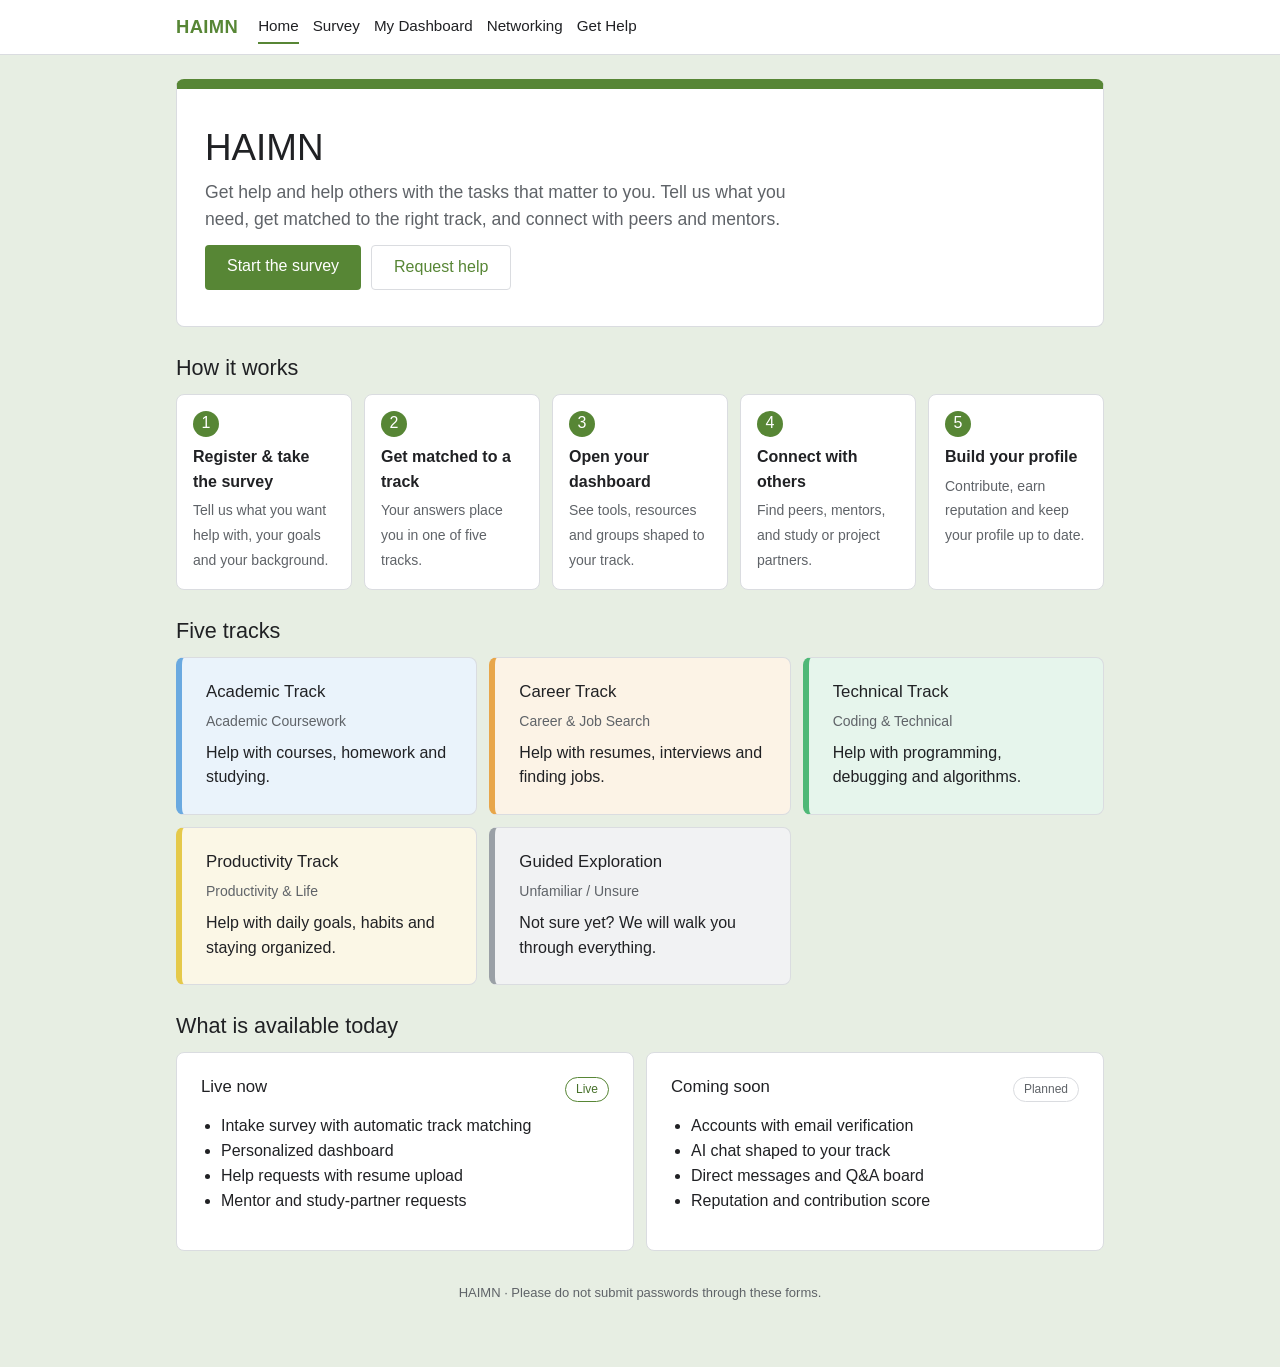
<file: index.html>
<!DOCTYPE html>
<html lang="en">
<head>
<meta charset="utf-8">
<meta name="viewport" content="width=device-width, initial-scale=1">
<title>HAIMN</title>
<link rel="stylesheet" href="style.css">
</head>
<body>
<header class="topbar"><div class="topbar-inner">
  <a class="brand" href="index.html">HAIMN</a>
  <nav aria-label="Main">
    <a href="index.html" aria-current="page">Home</a>
    <a href="survey.html">Survey</a>
    <a href="dashboard.html">My Dashboard</a>
    <a href="networking.html">Networking</a>
    <a href="request-help.html">Get Help</a>
  </nav>
</div></header>
<main>
  <section class="card hero">
    <h1>HAIMN</h1>
    <p class="lead">Get help and help others with the tasks that matter to you. Tell us what you need, get matched to the right track, and connect with peers and mentors.</p>
    <div class="btn-row">
      <a class="btn btn-primary" href="survey.html">Start the survey</a>
      <a class="btn btn-ghost" href="request-help.html">Request help</a>
    </div>
    <p id="welcomeBack" class="small muted" style="margin:16px 0 0" hidden></p>
  </section>

  <h2 class="section-title">How it works</h2>
  <ol class="steps">
    <li><strong>Register &amp; take the survey</strong><span class="small muted">Tell us what you want help with, your goals and your background.</span></li>
    <li><strong>Get matched to a track</strong><span class="small muted">Your answers place you in one of five tracks.</span></li>
    <li><strong>Open your dashboard</strong><span class="small muted">See tools, resources and groups shaped to your track.</span></li>
    <li><strong>Connect with others</strong><span class="small muted">Find peers, mentors, and study or project partners.</span></li>
    <li><strong>Build your profile</strong><span class="small muted">Contribute, earn reputation and keep your profile up to date.</span></li>
  </ol>

  <h2 class="section-title">Five tracks</h2>
  <div class="grid" id="tracks"></div>

  <h2 class="section-title">What is available today</h2>
  <div class="grid">
    <div class="card">
      <div class="card-head"><h3>Live now</h3><span class="pill live">Live</span></div>
      <ul>
        <li>Intake survey with automatic track matching</li>
        <li>Personalized dashboard</li>
        <li>Help requests with resume upload</li>
        <li>Mentor and study-partner requests</li>
      </ul>
    </div>
    <div class="card">
      <div class="card-head"><h3>Coming soon</h3><span class="pill soon">Planned</span></div>
      <ul>
        <li>Accounts with email verification</li>
        <li>AI chat shaped to your track</li>
        <li>Direct messages and Q&amp;A board</li>
        <li>Reputation and contribution score</li>
      </ul>
    </div>
  </div>
  <footer>HAIMN &middot; Please do not submit passwords through these forms.</footer>
</main>
<script src="config.js"></script>
<script src="app.js"></script>
<script>
  var B = HAIMN.BUCKETS;
  var html = "";
  HAIMN.ORDER.forEach(function (k) {
    var b = B[k];
    html += '<div class="card bcard b-' + k + '"><h3>' + HAIMN.esc(b.track) + '</h3><p class="small muted" style="margin:0 0 8px">' +
      HAIMN.esc(b.area) + '</p><p style="margin:0">' + HAIMN.esc(b.blurb) + '</p></div>';
  });
  document.getElementById("tracks").innerHTML = html;
  var p = HAIMN.getProfile();
  if (p && p.name) {
    var el = document.getElementById("welcomeBack");
    el.hidden = false;
    el.innerHTML = 'Welcome back, ' + HAIMN.esc(p.name) + '. <a href="dashboard.html">Go to your dashboard</a>';
  }
</script>
</body>
</html>
</file>
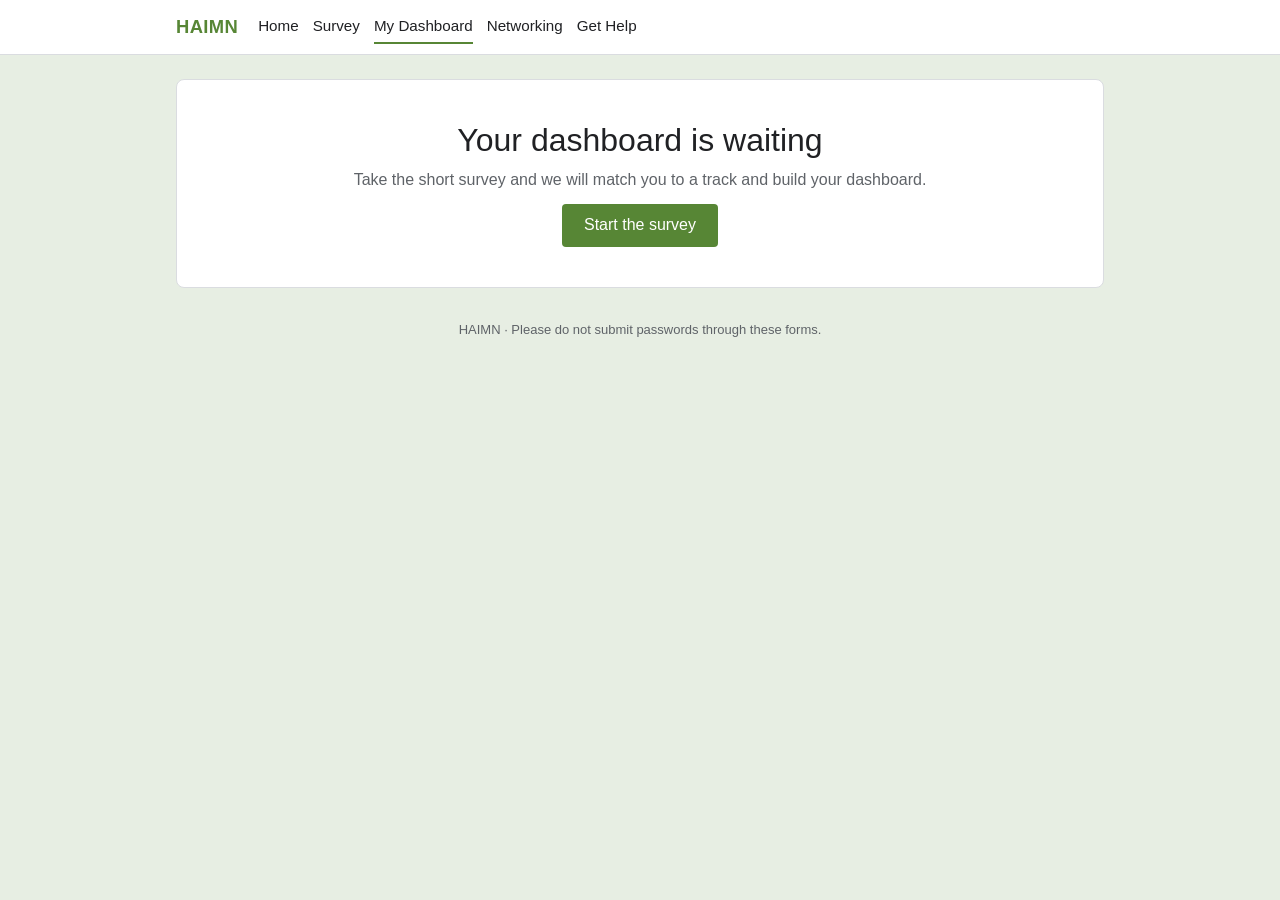
<file: dashboard.html>
<!DOCTYPE html>
<html lang="en">
<head>
<meta charset="utf-8">
<meta name="viewport" content="width=device-width, initial-scale=1">
<title>My Dashboard | HAIMN</title>
<link rel="stylesheet" href="style.css">
</head>
<body>
<header class="topbar"><div class="topbar-inner">
  <a class="brand" href="index.html">HAIMN</a>
  <nav aria-label="Main">
    <a href="index.html">Home</a>
    <a href="survey.html">Survey</a>
    <a href="dashboard.html" aria-current="page">My Dashboard</a>
    <a href="networking.html">Networking</a>
    <a href="request-help.html">Get Help</a>
  </nav>
</div></header>
<main>
  <div id="empty" class="card empty" hidden>
    <h1>Your dashboard is waiting</h1>
    <p class="muted">Take the short survey and we will match you to a track and build your dashboard.</p>
    <a class="btn btn-primary" href="survey.html">Start the survey</a>
  </div>

  <div id="dash" hidden>
    <div class="card bcard" id="hero">
      <div class="card-head">
        <div>
          <p class="small muted" style="margin:0 0 4px">Personalized Dashboard</p>
          <h1 id="welcome"></h1>
        </div>
        <span class="badge" id="badge"></span>
      </div>
      <p id="heroBlurb" style="margin:0"></p>
    </div>

    <h2 class="section-title">Your tools</h2>
    <div class="grid">
      <div class="card bcard" id="toolsCard">
        <h3>What your track unlocks</h3>
        <ul class="feature-list" id="features"></ul>
      </div>
      <div class="card">
        <div class="card-head"><h3>AI chat shaped to your track</h3><span class="pill soon">Coming soon</span></div>
        <p class="small muted">The chat is not live yet. These are the kinds of questions it will be tuned for:</p>
        <ul class="feature-list" id="starters"></ul>
      </div>
    </div>

    <h2 class="section-title">Resource shortcuts</h2>
    <div class="grid" id="shortcuts"></div>

    <h2 class="section-title">Community groups for you</h2>
    <div class="card">
      <p class="small muted">Groups are pre-filtered for your track.</p>
      <ul class="chips" id="groupChips"></ul>
      <a class="btn btn-ghost" href="networking.html#groups">Open the networking hub</a>
    </div>

    <h2 class="section-title">Your profile</h2>
    <div class="grid">
      <div class="card">
        <dl class="kv" id="profile"></dl>
      </div>
      <div class="card">
        <h3>Change my track</h3>
        <p class="small muted">You can update your track at any time. Your chat and dashboard will follow.</p>
        <label class="q" for="trackSel" style="margin-bottom:8px">Track</label>
        <select id="trackSel"></select>
        <div class="btn-row">
          <button type="button" class="btn btn-primary" id="saveTrack">Save track</button>
          <a class="btn btn-ghost" href="survey.html">Retake the survey</a>
        </div>
        <p id="trackMsg" class="small" style="margin:10px 0 0" role="status"></p>
      </div>
    </div>
    <p class="small muted">Your profile is remembered in this browser so every page can personalize itself.
      <button type="button" class="clear" id="forget" style="padding:0">Forget me on this device</button></p>
  </div>
  <footer>HAIMN &middot; Please do not submit passwords through these forms.</footer>
</main>
<script src="config.js"></script>
<script src="app.js"></script>
<script>
  var B = HAIMN.BUCKETS, esc = HAIMN.esc;
  var p = HAIMN.getProfile();
  if (!p || !B[p.bucket]) {
    document.getElementById("empty").hidden = false;
  } else {
    document.getElementById("dash").hidden = false;
    render();
  }

  function render() {
    var b = B[p.bucket];
    ["hero", "toolsCard"].forEach(function (id) {
      var el = document.getElementById(id);
      HAIMN.ORDER.forEach(function (k) { el.classList.remove("b-" + k); });
      el.classList.add("b-" + p.bucket);
    });
    document.getElementById("badge").className = "badge b-" + p.bucket;
    document.getElementById("badge").textContent = b.track;
    document.getElementById("welcome").textContent = "Welcome, " + p.name;
    document.getElementById("heroBlurb").textContent = b.blurb + " Area: " + b.area + ".";
    document.getElementById("features").innerHTML = b.features.map(function (f) { return "<li>" + esc(f) + "</li>"; }).join("");
    document.getElementById("starters").innerHTML = b.starters.map(function (f) { return "<li>" + esc(f) + "</li>"; }).join("");

    var short = [
      ["Ask for help in your area", "Send a request tuned to " + b.area + ".", "request-help.html?topic=" + p.bucket, "Request help"],
      ["Find a mentor", "Connect with seniors, alumni or professionals.", "request-help.html?need=mentor", "Request a mentor"],
      ["Find study or project partners", "Match by course or skill set.", "request-help.html?need=partner", "Find a partner"],
      ["Browse community groups", "See groups pre-filtered for your track.", "networking.html#groups", "Open groups"]
    ];
    document.getElementById("shortcuts").innerHTML = short.map(function (s) {
      return '<div class="card"><h3>' + esc(s[0]) + '</h3><p class="small muted">' + esc(s[1]) +
        '</p><a class="btn btn-ghost" href="' + s[2] + '">' + esc(s[3]) + '</a></div>';
    }).join("");

    var gKeys = b.group === "all" ? Object.keys(HAIMN.GROUPS) : [b.group];
    var chips = [];
    gKeys.forEach(function (g) { HAIMN.GROUPS[g].examples.forEach(function (x) { chips.push(x); }); });
    document.getElementById("groupChips").innerHTML = chips.map(function (c) { return "<li>" + esc(c) + "</li>"; }).join("");

    var rows = [
      ["Name", p.name], ["Email", p.email], ["Role", p.role], ["Goal", p.goal],
      ["Subjects / industries", p.subjects || "Not provided"],
      ["Top tasks", (p.tasks || []).join("; ")],
      ["Open to", (p.openTo && p.openTo.length) ? p.openTo.join(", ") : "Set this in the networking hub"],
      ["Reputation", "0 (earned by helping others \u2013 coming soon)"]
    ];
    document.getElementById("profile").innerHTML = rows.map(function (r) {
      return "<dt>" + esc(r[0]) + "</dt><dd>" + esc(r[1]) + "</dd>";
    }).join("");

    var sel = document.getElementById("trackSel");
    sel.innerHTML = HAIMN.ORDER.map(function (k) {
      return '<option value="' + k + '"' + (k === p.bucket ? " selected" : "") + ">" + esc(B[k].track + " \u2013 " + B[k].area) + "</option>";
    }).join("");
  }

  document.getElementById("saveTrack").addEventListener("click", function () {
    var key = document.getElementById("trackSel").value;
    var msg = document.getElementById("trackMsg");
    if (key === p.bucket) { msg.textContent = "That is already your track."; return; }
    p.bucket = key;
    HAIMN.saveProfile(p);
    render();
    msg.textContent = "Saved. Your dashboard now follows the " + B[key].track + ".";
    HAIMN.send({ type: "update", email: p.email, bucket_assigned: B[key].track, open_to: (p.openTo || []).join(", ") })
      .catch(function () { msg.textContent += " (Could not sync to the server, saved on this device only.)"; });
  });

  document.getElementById("forget").addEventListener("click", function () {
    if (confirm("Remove your profile from this browser? Responses already submitted are not affected.")) {
      HAIMN.clearProfile();
      location.reload();
    }
  });
</script>
</body>
</html>
</file>
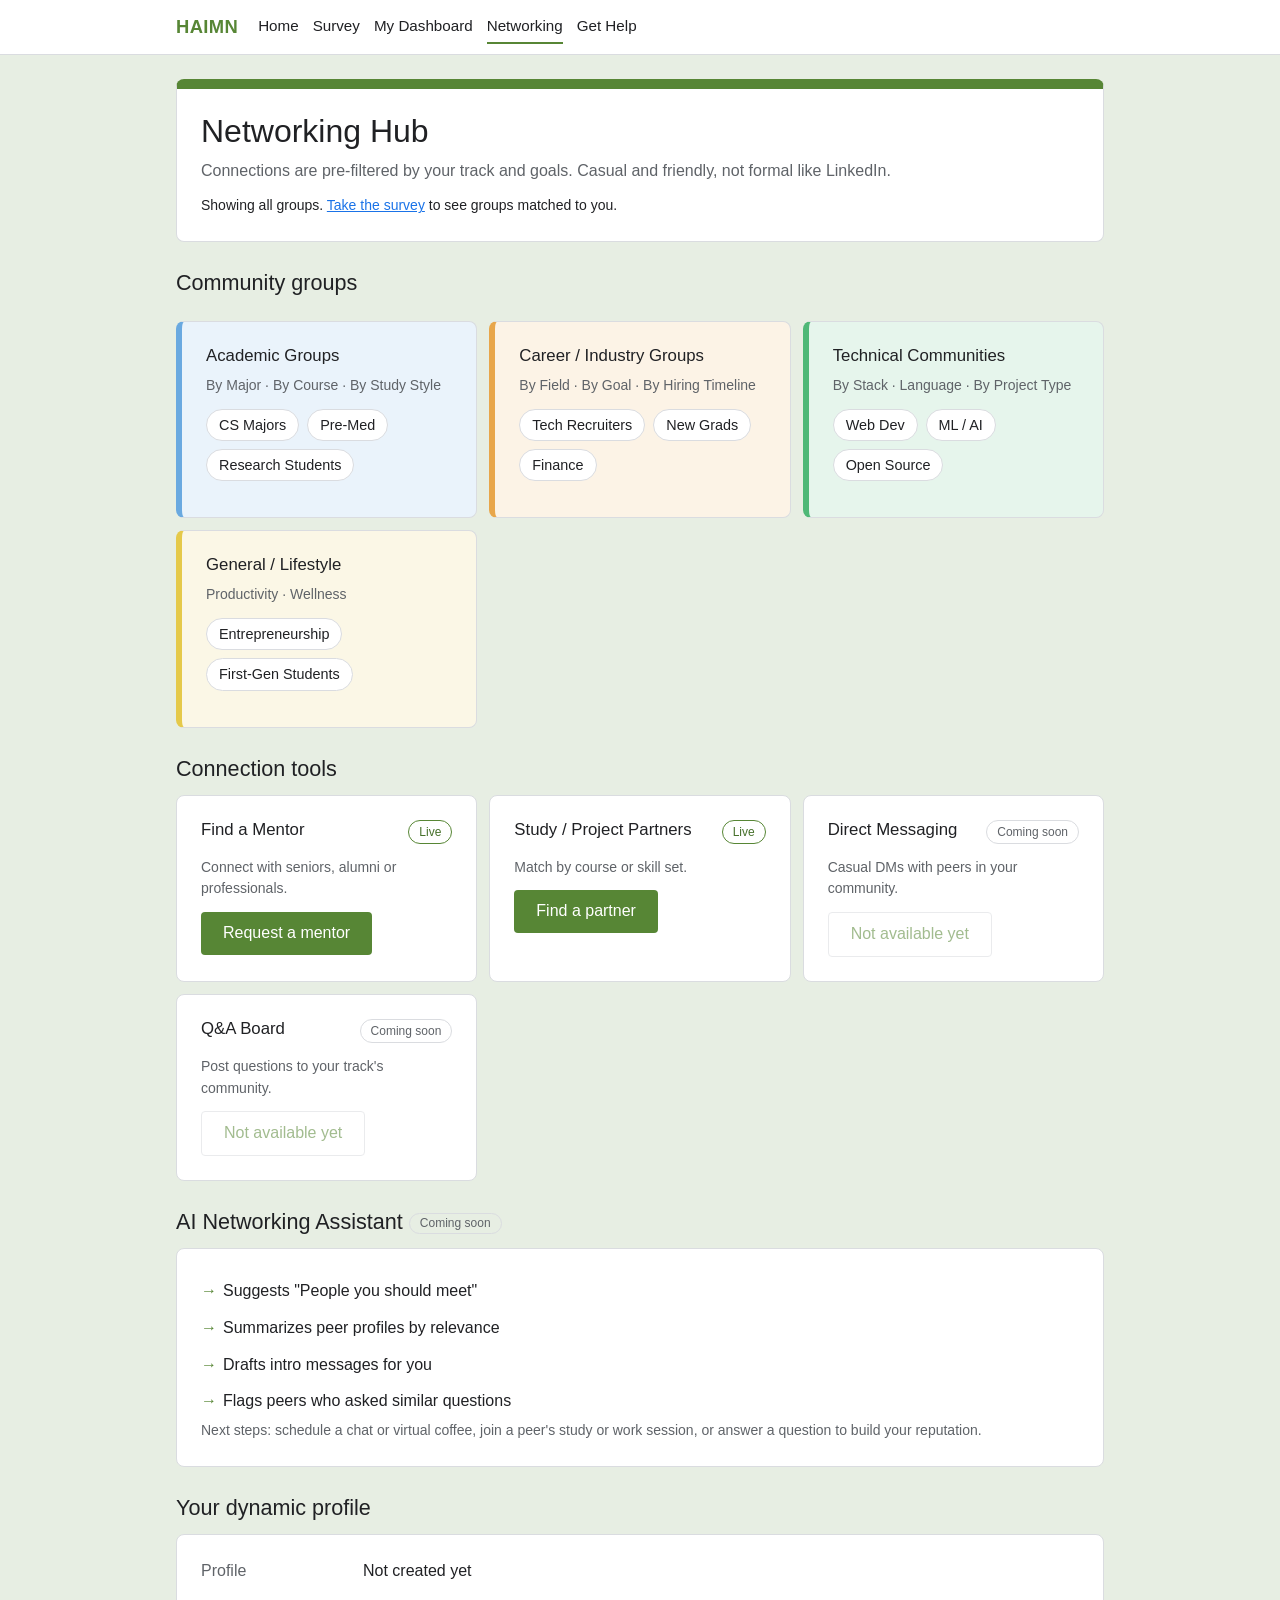
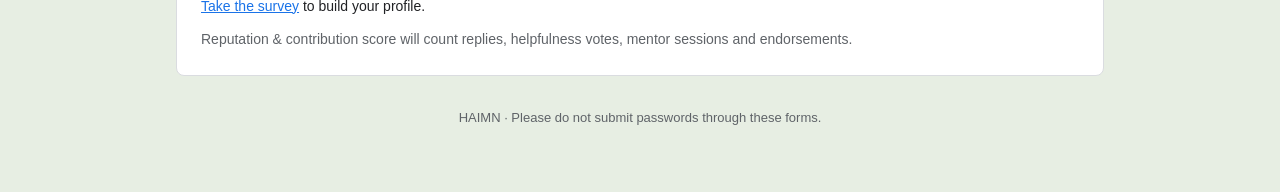
<file: networking.html>
<!DOCTYPE html>
<html lang="en">
<head>
<meta charset="utf-8">
<meta name="viewport" content="width=device-width, initial-scale=1">
<title>Networking | HAIMN</title>
<link rel="stylesheet" href="style.css">
</head>
<body>
<header class="topbar"><div class="topbar-inner">
  <a class="brand" href="index.html">HAIMN</a>
  <nav aria-label="Main">
    <a href="index.html">Home</a>
    <a href="survey.html">Survey</a>
    <a href="dashboard.html">My Dashboard</a>
    <a href="networking.html" aria-current="page">Networking</a>
    <a href="request-help.html">Get Help</a>
  </nav>
</div></header>
<main>
  <div class="card title">
    <h1>Networking Hub</h1>
    <p class="muted" style="margin:0">Connections are pre-filtered by your track and goals. Casual and friendly, not formal like LinkedIn.</p>
    <p id="trackNote" class="small" style="margin:12px 0 0"></p>
  </div>

  <h2 class="section-title" id="groups">Community groups</h2>
  <div class="btn-row" style="margin:0 0 12px">
    <button type="button" class="btn btn-ghost" id="toggleAll">Show all groups</button>
  </div>
  <div class="grid" id="groupGrid"></div>

  <h2 class="section-title">Connection tools</h2>
  <div class="grid">
    <div class="card">
      <div class="card-head"><h3>Find a Mentor</h3><span class="pill live">Live</span></div>
      <p class="small muted">Connect with seniors, alumni or professionals.</p>
      <a class="btn btn-primary" href="request-help.html?need=mentor">Request a mentor</a>
    </div>
    <div class="card">
      <div class="card-head"><h3>Study / Project Partners</h3><span class="pill live">Live</span></div>
      <p class="small muted">Match by course or skill set.</p>
      <a class="btn btn-primary" href="request-help.html?need=partner">Find a partner</a>
    </div>
    <div class="card">
      <div class="card-head"><h3>Direct Messaging</h3><span class="pill soon">Coming soon</span></div>
      <p class="small muted">Casual DMs with peers in your community.</p>
      <span class="btn btn-ghost" aria-disabled="true">Not available yet</span>
    </div>
    <div class="card">
      <div class="card-head"><h3>Q&amp;A Board</h3><span class="pill soon">Coming soon</span></div>
      <p class="small muted">Post questions to your track's community.</p>
      <span class="btn btn-ghost" aria-disabled="true">Not available yet</span>
    </div>
  </div>

  <h2 class="section-title">AI Networking Assistant <span class="pill soon" style="vertical-align:middle">Coming soon</span></h2>
  <div class="card">
    <ul class="feature-list">
      <li>Suggests "People you should meet"</li>
      <li>Summarizes peer profiles by relevance</li>
      <li>Drafts intro messages for you</li>
      <li>Flags peers who asked similar questions</li>
    </ul>
    <p class="small muted" style="margin:0">Next steps: schedule a chat or virtual coffee, join a peer's study or work session, or answer a question to build your reputation.</p>
  </div>

  <h2 class="section-title">Your dynamic profile</h2>
  <div class="grid">
    <div class="card">
      <dl class="kv" id="profile"></dl>
      <p class="small muted" style="margin:12px 0 0">Reputation &amp; contribution score will count replies, helpfulness votes, mentor sessions and endorsements.</p>
    </div>
    <div class="card" id="openCard">
      <h3>Open to</h3>
      <p class="small muted">Tell the community what you are open to.</p>
      <label class="opt"><input type="checkbox" name="open" value="Networking"> Networking</label>
      <label class="opt"><input type="checkbox" name="open" value="Mentorship"> Mentorship</label>
      <label class="opt"><input type="checkbox" name="open" value="Collab"> Collab</label>
      <button type="button" class="btn btn-primary" id="saveOpen" style="margin-top:8px">Save</button>
      <p id="openMsg" class="small" style="margin:10px 0 0" role="status"></p>
    </div>
  </div>
  <footer>HAIMN &middot; Please do not submit passwords through these forms.</footer>
</main>
<script src="config.js"></script>
<script src="app.js"></script>
<script>
  var B = HAIMN.BUCKETS, G = HAIMN.GROUPS, esc = HAIMN.esc;
  var p = HAIMN.getProfile();
  var showAll = !(p && B[p.bucket]) || B[p.bucket].group === "all";
  var mine = p && B[p.bucket] ? B[p.bucket].group : null;

  var note = document.getElementById("trackNote");
  if (p && B[p.bucket]) {
    note.innerHTML = 'Showing groups for your <strong>' + esc(B[p.bucket].track) + '</strong>.';
  } else {
    note.innerHTML = 'Showing all groups. <a href="survey.html">Take the survey</a> to see groups matched to you.';
  }

  function drawGroups() {
    var keys = Object.keys(G).filter(function (g) { return showAll || g === mine; });
    document.getElementById("groupGrid").innerHTML = keys.map(function (g) {
      var x = G[g];
      return '<div class="card bcard ' + x.cls + (g === mine ? " me" : "") + '"><h3>' + esc(x.title) + '</h3>' +
        '<p class="small muted">' + esc(x.by) + '</p><ul class="chips">' +
        x.examples.map(function (e) { return "<li>" + esc(e) + "</li>"; }).join("") + '</ul>' +
        (g === mine ? '<span class="pill live">Your group</span>' : "") + '</div>';
    }).join("");
    var t = document.getElementById("toggleAll");
    t.textContent = showAll ? "Show only my groups" : "Show all groups";
    t.hidden = !(p && B[p.bucket]) || B[p.bucket].group === "all";
  }
  document.getElementById("toggleAll").addEventListener("click", function () { showAll = !showAll; drawGroups(); });
  drawGroups();

  var rows;
  if (p && B[p.bucket]) {
    rows = [["AI bucket badge", B[p.bucket].track], ["Name", p.name], ["Role", p.role],
      ["Skills & interests", p.subjects || "Not provided"], ["Goal", p.goal],
      ["Open to", (p.openTo && p.openTo.length) ? p.openTo.join(" / ") : "Not set yet"],
      ["Reputation", "0"]];
    (p.openTo || []).forEach(function (o) {
      var c = document.querySelector('input[name="open"][value="' + o + '"]');
      if (c) c.checked = true;
    });
  } else {
    rows = [["Profile", "Not created yet"]];
    document.getElementById("openCard").hidden = true;
  }
  document.getElementById("profile").innerHTML = rows.map(function (r) {
    return "<dt>" + esc(r[0]) + "</dt><dd>" + esc(r[1]) + "</dd>";
  }).join("");
  if (!(p && B[p.bucket])) {
    document.getElementById("profile").insertAdjacentHTML("afterend", '<p class="small" style="margin:12px 0 0"><a href="survey.html">Take the survey</a> to build your profile.</p>');
  }

  document.getElementById("saveOpen").addEventListener("click", function () {
    var vals = Array.prototype.map.call(document.querySelectorAll('input[name="open"]:checked'), function (c) { return c.value; });
    p.openTo = vals;
    HAIMN.saveProfile(p);
    var msg = document.getElementById("openMsg");
    msg.textContent = "Saved.";
    HAIMN.send({ type: "update", email: p.email, bucket_assigned: B[p.bucket].track, open_to: vals.join(", ") })
      .catch(function () { msg.textContent = "Saved on this device only (could not reach the server)."; });
    var dd = document.querySelectorAll("#profile dd");
    if (dd[5]) dd[5].textContent = vals.length ? vals.join(" / ") : "Not set yet";
  });
</script>
</body>
</html>
</file>
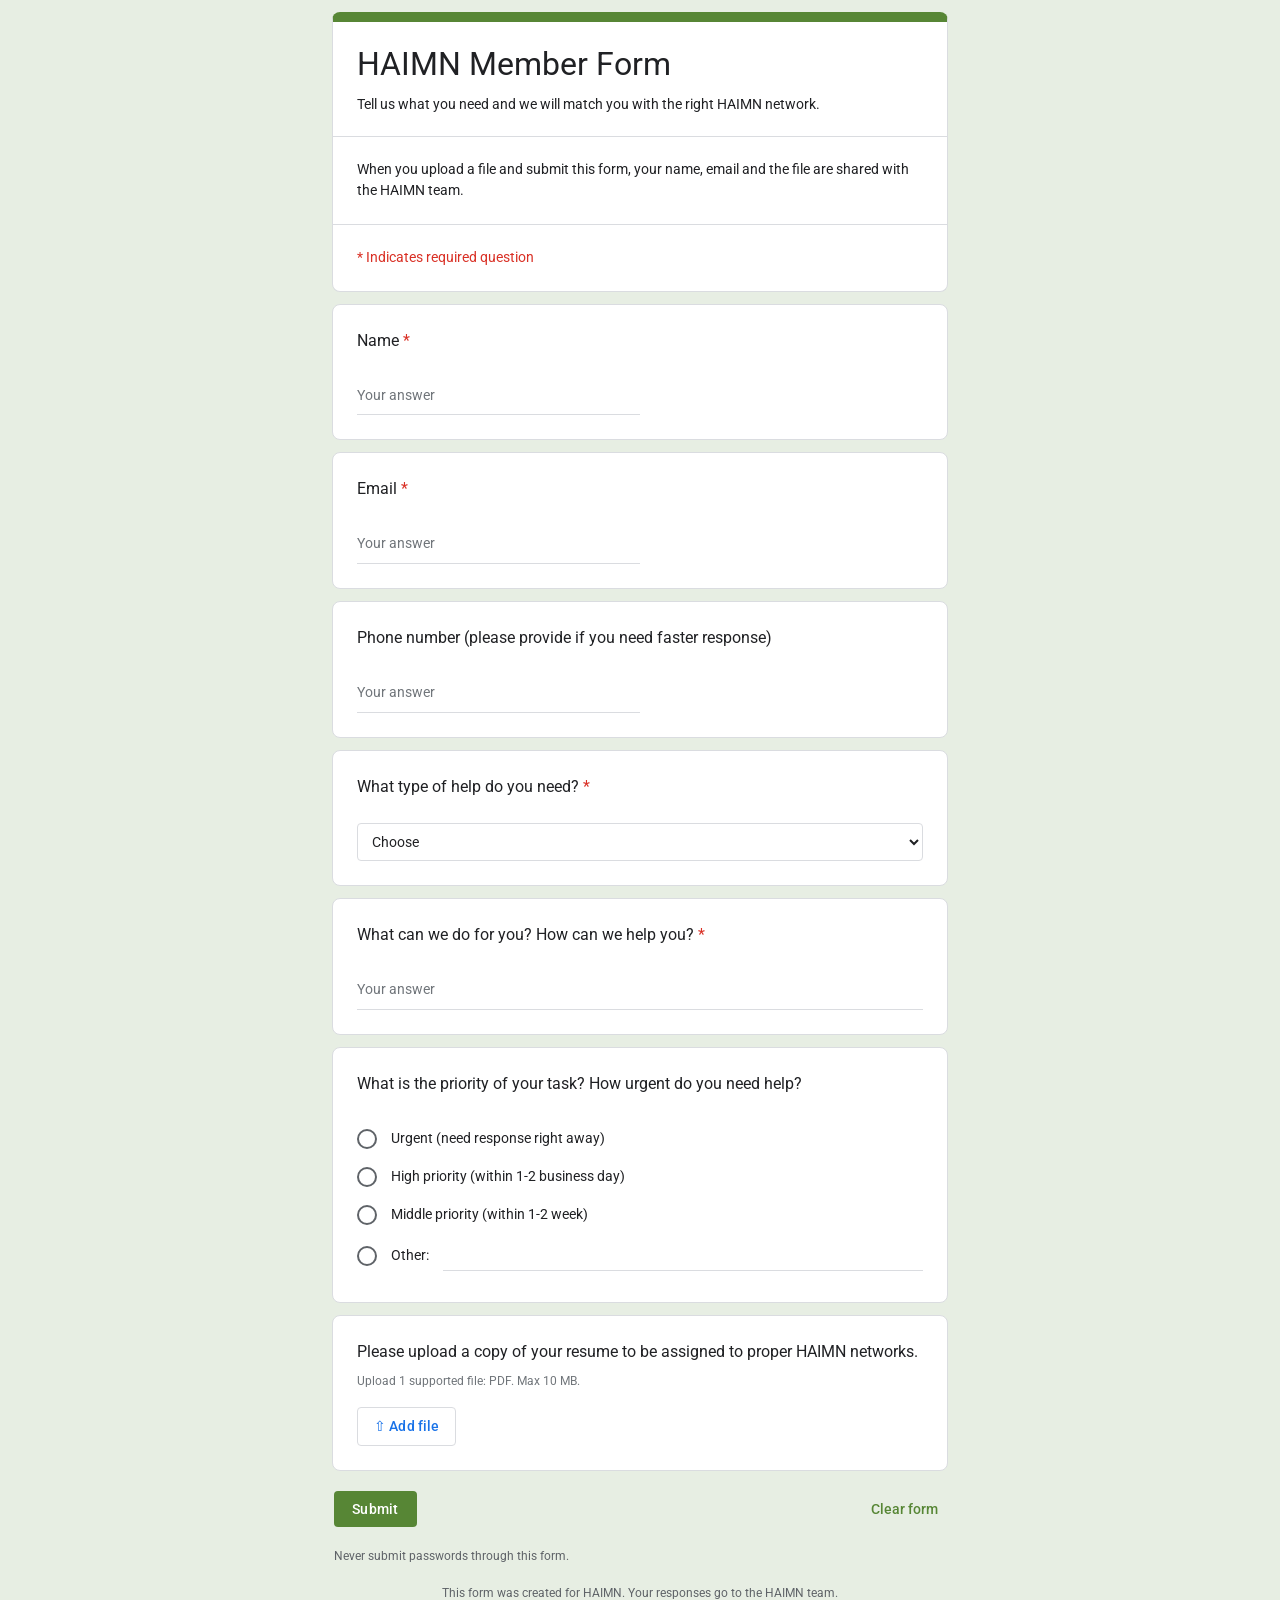
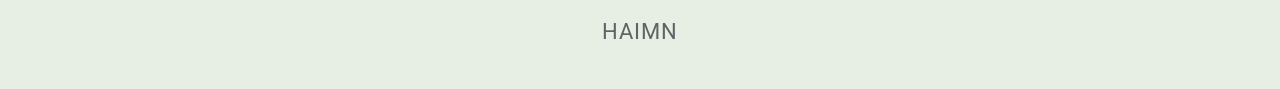
<file: request-help.html>
<!DOCTYPE html>
<html lang="en">
<head>
<meta charset="utf-8">
<meta name="viewport" content="width=device-width, initial-scale=1">
<title>HAIMN Member Form</title>
<link rel="preconnect" href="https://fonts.googleapis.com">
<link rel="stylesheet" href="https://fonts.googleapis.com/css2?family=Roboto:wght@400;500&display=swap">
<link rel="stylesheet" href="style.css">
</head>
<body class="gform">
<main class="narrow">
  <form id="helpForm" novalidate>
    <div class="card title hdr">
      <div class="sect"><h1>HAIMN Member Form</h1>
        <p class="desc">Tell us what you need and we will match you with the right HAIMN network.</p></div>
      <div class="sect note">When you upload a file and submit this form, your name, email and the file are shared with the HAIMN team.</div>
      <div class="sect"><p class="req-note">* Indicates required question</p></div>
    </div>

    <div class="card" data-required>
      <label class="q" for="name">Name<span class="star">*</span></label>
      <input class="short" type="text" id="name" name="name" placeholder="Your answer" autocomplete="name">
      <div class="error-msg">This is a required question</div>
    </div>

    <div class="card" data-required data-type="email">
      <label class="q" for="email">Email<span class="star">*</span></label>
      <input class="short" type="email" id="email" name="email" placeholder="Your answer" autocomplete="email">
      <div class="error-msg">Please enter a valid email address</div>
    </div>

    <div class="card">
      <label class="q" for="phone">Phone number (please provide if you need faster response)</label>
      <input class="short" type="tel" id="phone" name="phone" placeholder="Your answer" autocomplete="tel">
    </div>

    <div class="card" data-required>
      <label class="q" for="helpType">What type of help do you need?<span class="star">*</span></label>
      <select id="helpType" name="helpType">
        <option value="">Choose</option>
        <option value="Academic Coursework">Academic coursework</option>
        <option value="Career & Job Search">Career &amp; job search</option>
        <option value="Coding & Technical">Coding &amp; technical</option>
        <option value="Productivity & Life">Productivity &amp; life</option>
        <option value="Find a Mentor">Find a mentor</option>
        <option value="Study / Project Partner">Study / project partner</option>
        <option value="Other">Other</option>
      </select>
      <div class="error-msg">This is a required question</div>
    </div>

    <div class="card" data-required>
      <label class="q" for="request">What can we do for you? How can we help you?<span class="star">*</span></label>
      <input type="text" id="request" name="request" placeholder="Your answer">
      <div class="error-msg">This is a required question</div>
    </div>

    <div class="card">
      <fieldset>
        <legend class="q">What is the priority of your task? How urgent do you need help?</legend>
        <label class="opt"><input type="radio" name="priority" value="Urgent (need response right away)"> Urgent (need response right away)</label>
        <label class="opt"><input type="radio" name="priority" value="High priority (within 1-2 business day)"> High priority (within 1-2 business day)</label>
        <label class="opt"><input type="radio" name="priority" value="Middle priority (within 1-2 week)"> Middle priority (within 1-2 week)</label>
        <label class="opt"><input type="radio" name="priority" value="__other__"> Other:
          <input class="other-input" type="text" name="priority_other" aria-label="Other answer"></label>
      </fieldset>
    </div>

    <div class="card" data-file>
      <label class="q" for="resume" style="margin-bottom:20px">Please upload a copy of your resume to be assigned to proper HAIMN networks.</label>
      <p class="hint">Upload 1 supported file: PDF. Max 10 MB.</p>
      <input type="file" id="resume" name="resume" accept="application/pdf,.pdf">
      <button type="button" class="file-btn" id="fileBtn">&#8679; Add file</button>
      <span class="file-name" id="fileName"></span>
      <div class="error-msg">Please choose a PDF file no larger than 10 MB</div>
    </div>

    <div class="actions">
      <button type="submit" class="submit" id="submitBtn">Submit</button>
      <button type="button" class="clear" id="clearBtn">Clear form</button>
    </div>
    <p id="formError" class="req-note" role="alert" hidden style="margin-top:12px">Please fix the highlighted questions and try again.</p>
  </form>

  <div class="card title hdr success" id="thanks" hidden>
    <div class="sect"><h1>HAIMN Member Form</h1></div>
    <div class="sect">
      <p>Your response has been recorded. We will get back to you based on the priority you selected.</p>
      <p class="links"><a href="dashboard.html">Go to my dashboard</a><a href="networking.html">Networking hub</a><a href="request-help.html">Submit another response</a></p>
    </div>
  </div>
  <footer class="gfoot">
    <p>Never submit passwords through this form.</p>
    <p class="center">This form was created for HAIMN. Your responses go to the HAIMN team.</p>
    <div class="logo">HAIMN</div>
  </footer>
</main>
<script src="config.js"></script>
<script src="app.js"></script>
<script>
  var MAX_BYTES = 10 * 1024 * 1024;
  var form = document.getElementById("helpForm");
  var submitBtn = document.getElementById("submitBtn");
  var formError = document.getElementById("formError");
  var fileInput = document.getElementById("resume");
  var fileCard = form.querySelector("[data-file]");
  var fileName = document.getElementById("fileName");
  HAIMN.wireForm(form);

  // Pre-fill from the saved profile and the link the visitor came from.
  var p = HAIMN.getProfile();
  if (p) { form.name.value = p.name || ""; form.email.value = p.email || ""; }
  var qs = new URLSearchParams(location.search);
  var topic = qs.get("topic"), need = qs.get("need");
  var pre = "";
  if (need === "mentor") pre = "Find a Mentor";
  else if (need === "partner") pre = "Study / Project Partner";
  else if (topic && HAIMN.BUCKETS[topic] && topic !== "exploration") pre = HAIMN.BUCKETS[topic].area;
  else if (!topic && !need && p && HAIMN.BUCKETS[p.bucket] && p.bucket !== "exploration") pre = HAIMN.BUCKETS[p.bucket].area;
  if (pre) form.helpType.value = pre;

  document.getElementById("fileBtn").addEventListener("click", function () { fileInput.click(); });
  fileInput.addEventListener("change", function () {
    var f = fileInput.files[0];
    fileName.textContent = f ? f.name : "";
    fileCard.classList.remove("invalid");
  });

  function fileOk() {
    var f = fileInput.files[0];
    if (!f) return true;
    var ok = (f.type === "application/pdf" || /\.pdf$/i.test(f.name)) && f.size <= MAX_BYTES;
    fileCard.classList.toggle("invalid", !ok);
    return ok;
  }

  form.addEventListener("submit", function (e) {
    e.preventDefault();
    formError.hidden = true;
    var good = HAIMN.validateCards(form);
    if (!fileOk()) good = false;
    if (!good) {
      formError.textContent = "Please fix the highlighted questions and try again.";
      formError.hidden = false;
      var first = form.querySelector(".card.invalid input:not([type=file]), .card.invalid select");
      if (first) first.focus();
      return;
    }
    var v = function (n) { return form.elements[n].value.trim(); };
    var payload = {
      type: "help", name: v("name"), email: v("email"), phone: v("phone"),
      help_type: v("helpType"), request: v("request"),
      priority: HAIMN.radioValue(form, "priority", "priority_other")
    };
    submitBtn.disabled = true;
    var f = fileInput.files[0];
    (f ? HAIMN.readBase64(f) : Promise.resolve(null)).then(function (b64) {
      if (b64) { payload.resume_name = f.name; payload.resume_base64 = b64; }
      return HAIMN.send(payload);
    }).then(function () {
      form.hidden = true;
      document.getElementById("thanks").hidden = false;
      window.scrollTo({ top: 0, behavior: "smooth" });
    }).catch(function () {
      formError.textContent = "Something went wrong while submitting. Please try again.";
      formError.hidden = false;
    }).then(function () { submitBtn.disabled = false; });
  });

  document.getElementById("clearBtn").addEventListener("click", function () {
    if (confirm("Clear all answers in this form?")) {
      form.reset();
      fileName.textContent = "";
      form.querySelectorAll(".invalid").forEach(function (c) { c.classList.remove("invalid"); });
      formError.hidden = true;
    }
  });
</script>
</body>
</html>
</file>
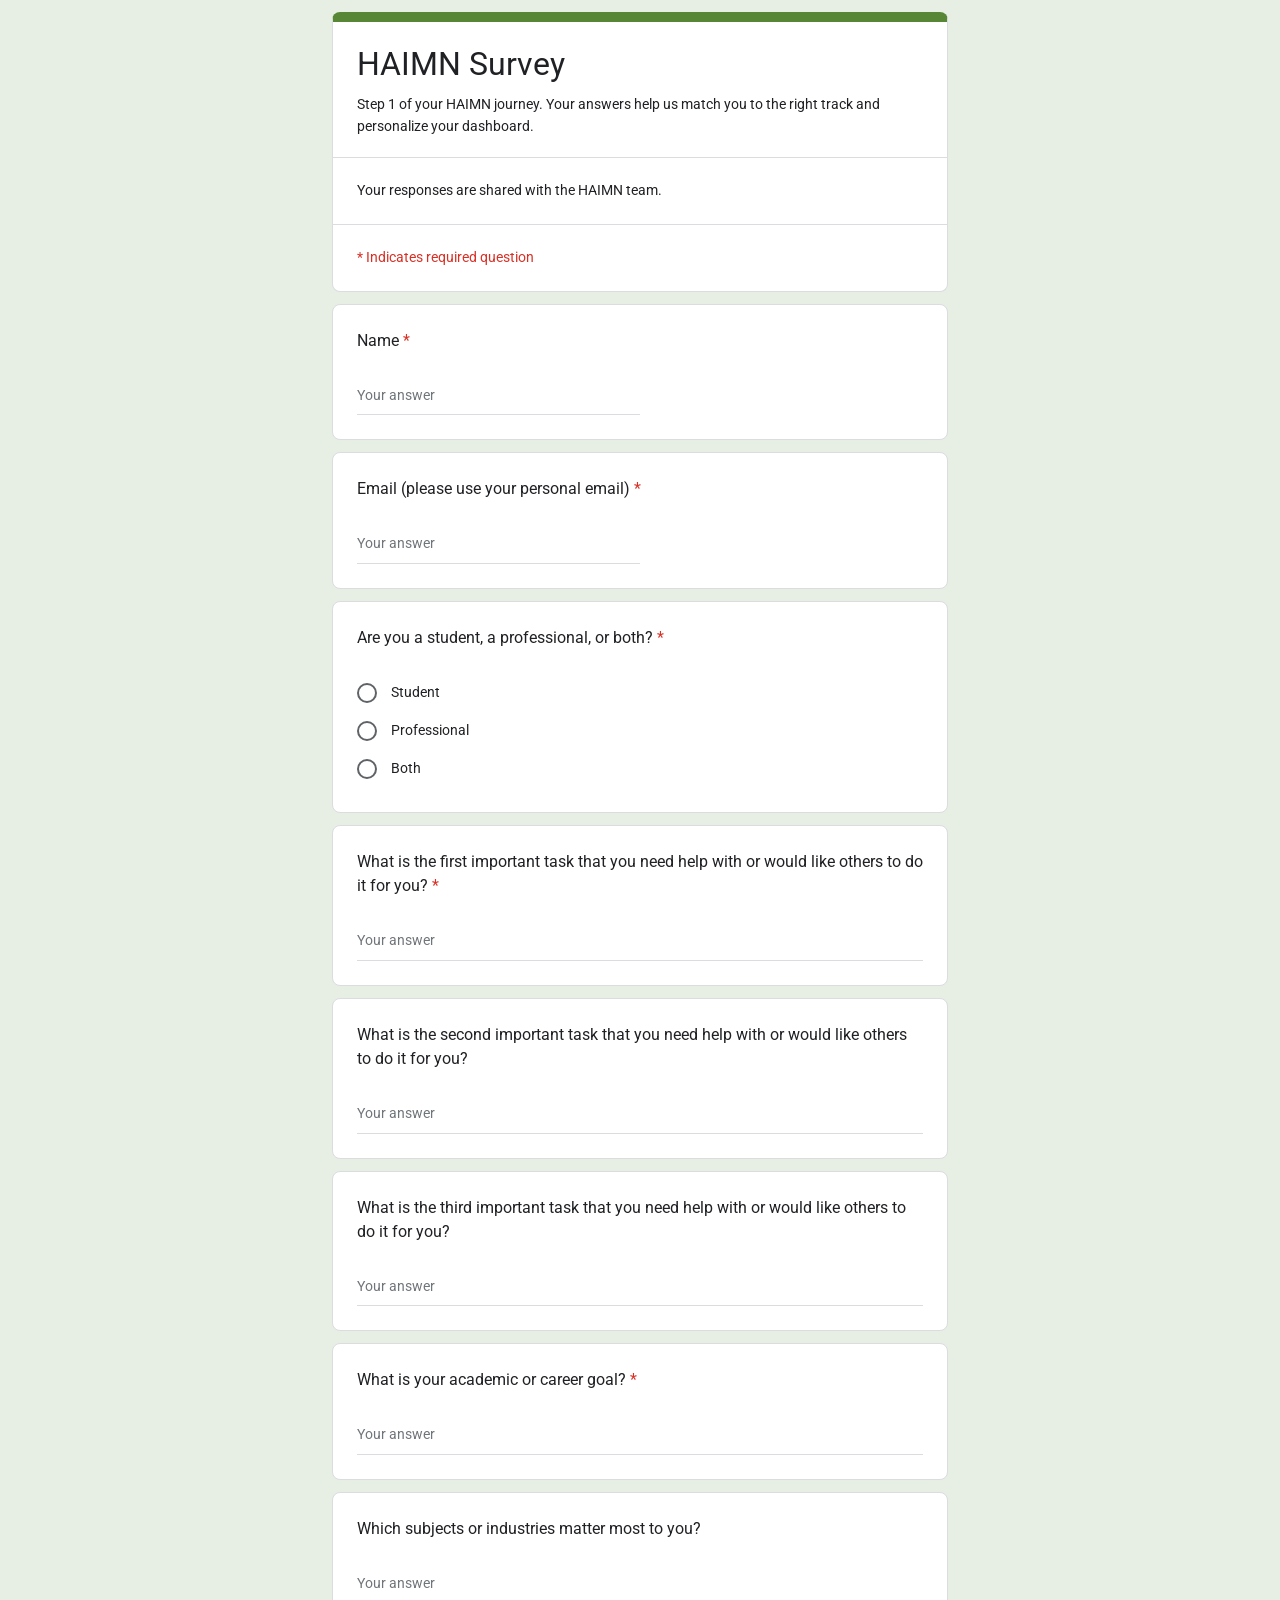
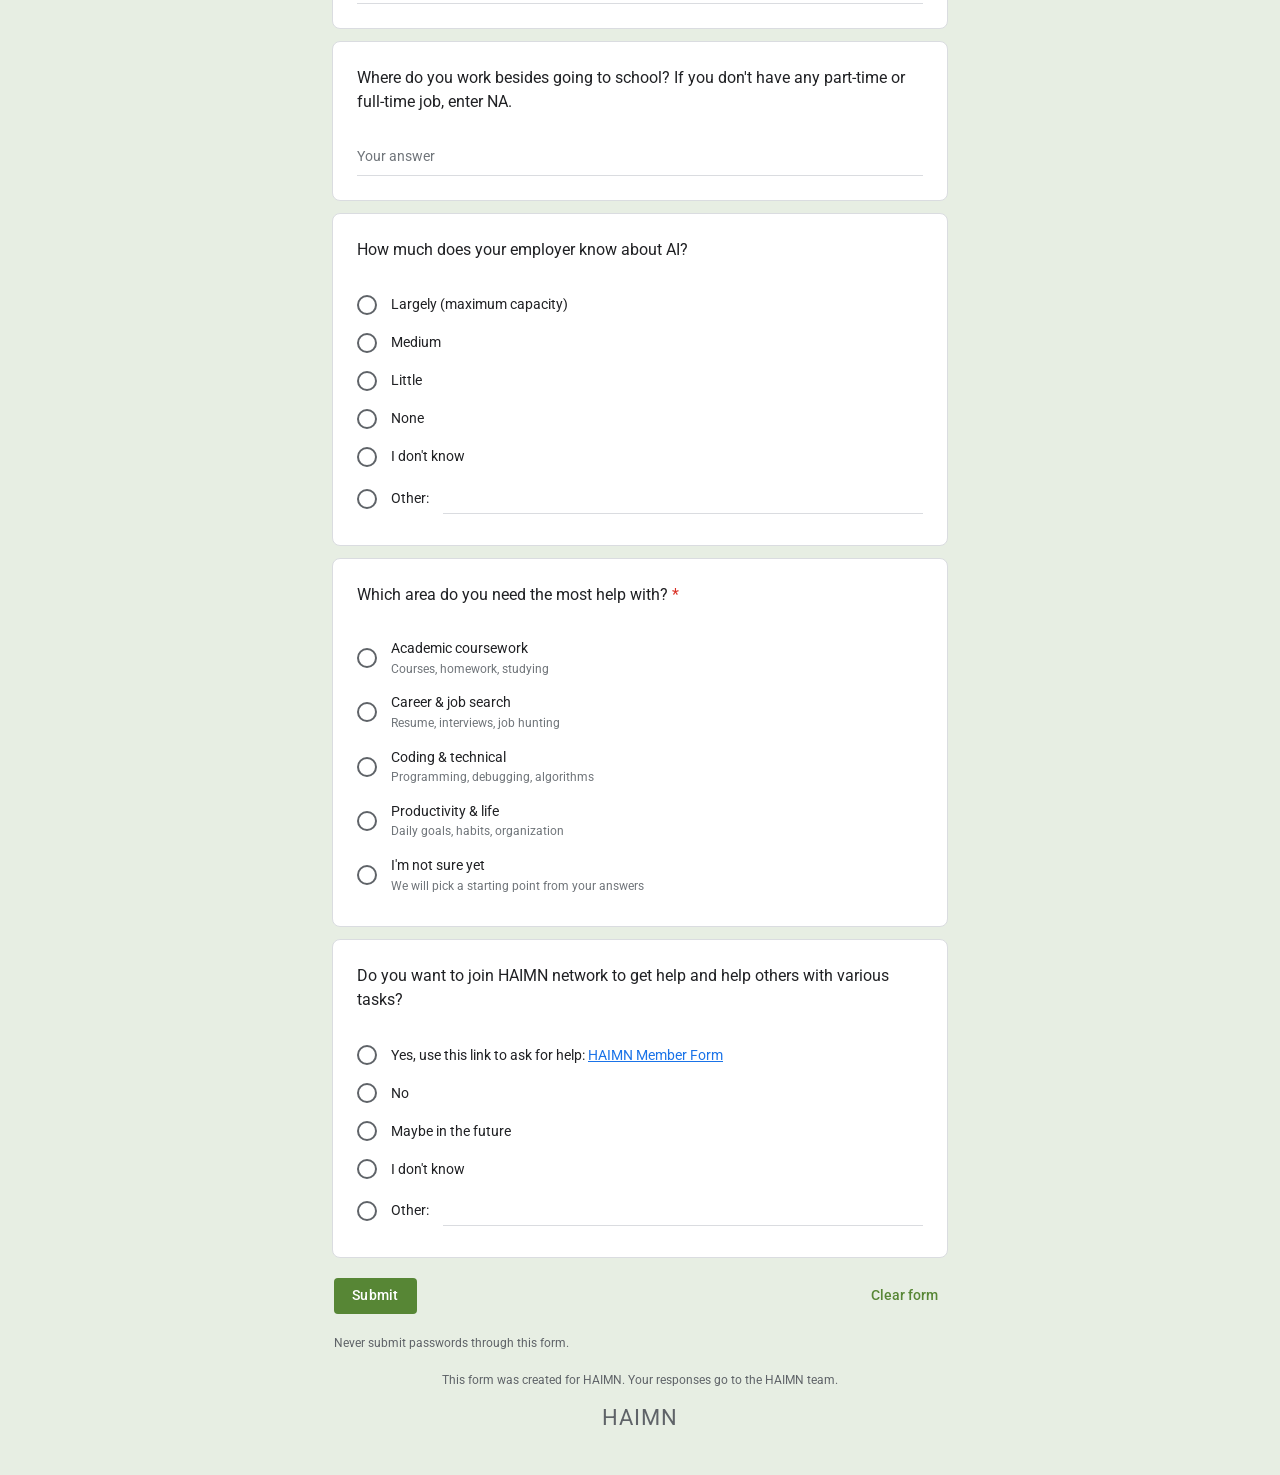
<file: survey.html>
<!DOCTYPE html>
<html lang="en">
<head>
<meta charset="utf-8">
<meta name="viewport" content="width=device-width, initial-scale=1">
<title>HAIMN Survey</title>
<link rel="preconnect" href="https://fonts.googleapis.com">
<link rel="stylesheet" href="https://fonts.googleapis.com/css2?family=Roboto:wght@400;500&display=swap">
<link rel="stylesheet" href="style.css">
</head>
<body class="gform">
<main class="narrow">
  <form id="survey" novalidate>
    <div class="card title hdr">
      <div class="sect"><h1>HAIMN Survey</h1>
        <p class="desc">Step 1 of your HAIMN journey. Your answers help us match you to the right track and personalize your dashboard.</p></div>
      <div class="sect note">Your responses are shared with the HAIMN team.</div>
      <div class="sect"><p class="req-note">* Indicates required question</p></div>
    </div>

    <div class="card" data-required>
      <label class="q" for="name">Name<span class="star">*</span></label>
      <input class="short" type="text" id="name" name="name" placeholder="Your answer" autocomplete="name">
      <div class="error-msg">This is a required question</div>
    </div>

    <div class="card" data-required data-type="email">
      <label class="q" for="email">Email (please use your personal email)<span class="star">*</span></label>
      <input class="short" type="email" id="email" name="email" placeholder="Your answer" autocomplete="email">
      <div class="error-msg">Please enter a valid email address</div>
    </div>

    <div class="card" data-required>
      <fieldset>
        <legend class="q">Are you a student, a professional, or both?<span class="star">*</span></legend>
        <label class="opt"><input type="radio" name="role" value="Student"> Student</label>
        <label class="opt"><input type="radio" name="role" value="Professional"> Professional</label>
        <label class="opt"><input type="radio" name="role" value="Both"> Both</label>
      </fieldset>
      <div class="error-msg">This is a required question</div>
    </div>

    <div class="card" data-required>
      <label class="q" for="task1">What is the first important task that you need help with or would like others to do it for you?<span class="star">*</span></label>
      <input type="text" id="task1" name="task1" placeholder="Your answer">
      <div class="error-msg">This is a required question</div>
    </div>

    <div class="card">
      <label class="q" for="task2">What is the second important task that you need help with or would like others to do it for you?</label>
      <input type="text" id="task2" name="task2" placeholder="Your answer">
    </div>

    <div class="card">
      <label class="q" for="task3">What is the third important task that you need help with or would like others to do it for you?</label>
      <input type="text" id="task3" name="task3" placeholder="Your answer">
    </div>

    <div class="card" data-required>
      <label class="q" for="goal">What is your academic or career goal?<span class="star">*</span></label>
      <input type="text" id="goal" name="goal" placeholder="Your answer">
      <div class="error-msg">This is a required question</div>
    </div>

    <div class="card">
      <label class="q" for="subjects">Which subjects or industries matter most to you?</label>
      <input type="text" id="subjects" name="subjects" placeholder="Your answer">
    </div>

    <div class="card">
      <label class="q" for="work">Where do you work besides going to school? If you don't have any part-time or full-time job, enter NA.</label>
      <input type="text" id="work" name="work" placeholder="Your answer">
    </div>

    <div class="card">
      <fieldset>
        <legend class="q">How much does your employer know about AI?</legend>
        <label class="opt"><input type="radio" name="employer_ai" value="Largely (maximum capacity)"> Largely (maximum capacity)</label>
        <label class="opt"><input type="radio" name="employer_ai" value="Medium"> Medium</label>
        <label class="opt"><input type="radio" name="employer_ai" value="Little"> Little</label>
        <label class="opt"><input type="radio" name="employer_ai" value="None"> None</label>
        <label class="opt"><input type="radio" name="employer_ai" value="I don't know"> I don't know</label>
        <label class="opt"><input type="radio" name="employer_ai" value="__other__"> Other:
          <input class="other-input" type="text" name="employer_ai_other" aria-label="Other answer"></label>
      </fieldset>
    </div>

    <div class="card" data-required>
      <fieldset>
        <legend class="q">Which area do you need the most help with?<span class="star">*</span></legend>
        <label class="opt"><input type="radio" name="area" value="academic"> <span>Academic coursework<small>Courses, homework, studying</small></span></label>
        <label class="opt"><input type="radio" name="area" value="career"> <span>Career &amp; job search<small>Resume, interviews, job hunting</small></span></label>
        <label class="opt"><input type="radio" name="area" value="technical"> <span>Coding &amp; technical<small>Programming, debugging, algorithms</small></span></label>
        <label class="opt"><input type="radio" name="area" value="productivity"> <span>Productivity &amp; life<small>Daily goals, habits, organization</small></span></label>
        <label class="opt"><input type="radio" name="area" value="exploration"> <span>I'm not sure yet<small>We will pick a starting point from your answers</small></span></label>
      </fieldset>
      <div class="error-msg">This is a required question</div>
    </div>

    <div class="card">
      <fieldset>
        <legend class="q">Do you want to join HAIMN network to get help and help others with various tasks?</legend>
        <label class="opt"><input type="radio" name="join" value="Yes"> <span>Yes, use this link to ask for help:
          <a href="request-help.html" target="_blank" rel="noopener">HAIMN Member Form</a></span></label>
        <label class="opt"><input type="radio" name="join" value="No"> No</label>
        <label class="opt"><input type="radio" name="join" value="Maybe in the future"> Maybe in the future</label>
        <label class="opt"><input type="radio" name="join" value="I don't know"> I don't know</label>
        <label class="opt"><input type="radio" name="join" value="__other__"> Other:
          <input class="other-input" type="text" name="join_other" aria-label="Other answer"></label>
      </fieldset>
    </div>

    <div class="actions">
      <button type="submit" class="submit" id="submitBtn">Submit</button>
      <button type="button" class="clear" id="clearBtn">Clear form</button>
    </div>
    <p id="formError" class="req-note" role="alert" hidden style="margin-top:12px">Please fix the highlighted questions and try again.</p>
  </form>

  <div class="card title hdr success" id="thanks" hidden>
    <div class="sect"><h1>HAIMN Survey</h1></div>
    <div class="sect">
      <p>Your response has been recorded.</p>
      <p id="thanksText"></p>
      <p class="links"><a href="dashboard.html">Go to my dashboard</a><a href="request-help.html">Request help</a><a href="survey.html">Submit another response</a></p>
    </div>
  </div>
  <footer class="gfoot">
    <p>Never submit passwords through this form.</p>
    <p class="center">This form was created for HAIMN. Your responses go to the HAIMN team.</p>
    <div class="logo">HAIMN</div>
  </footer>
</main>
<script src="config.js"></script>
<script src="app.js"></script>
<script>
  var form = document.getElementById("survey");
  var submitBtn = document.getElementById("submitBtn");
  var formError = document.getElementById("formError");
  HAIMN.wireForm(form);

  // If the visitor already took the survey, pre-fill name and email.
  var old = HAIMN.getProfile();
  if (old) { form.name.value = old.name || ""; form.email.value = old.email || ""; }

  form.addEventListener("submit", function (e) {
    e.preventDefault();
    formError.hidden = true;
    if (!HAIMN.validateCards(form)) {
      formError.textContent = "Please fix the highlighted questions and try again.";
      formError.hidden = false;
      var first = form.querySelector(".card.invalid input");
      if (first) first.focus();
      return;
    }
    var v = function (n) { return form.elements[n].value.trim(); };
    var area = form.querySelector('input[name="area"]:checked').value;
    var text = [v("task1"), v("task2"), v("task3"), v("goal"), v("subjects")].join(" ");
    var bucket = area !== "exploration" ? area : HAIMN.matchBucket(text);
    var B = HAIMN.BUCKETS;
    var data = {
      type: "survey",
      name: v("name"), email: v("email"), role: HAIMN.radioValue(form, "role"),
      task1: v("task1"), task2: v("task2"), task3: v("task3"),
      goal: v("goal"), subjects: v("subjects"), work: v("work"),
      employer_ai: HAIMN.radioValue(form, "employer_ai", "employer_ai_other"),
      area_selected: B[area].area,
      bucket_assigned: B[bucket].track,
      join: HAIMN.radioValue(form, "join", "join_other")
    };
    submitBtn.disabled = true;
    HAIMN.send(data).then(function () {
      HAIMN.saveProfile({
        name: data.name, email: data.email, role: data.role, goal: data.goal, subjects: data.subjects,
        tasks: [data.task1, data.task2, data.task3].filter(Boolean),
        bucket: bucket, openTo: (old && old.openTo) || [], createdAt: new Date().toISOString()
      });
      document.getElementById("thanksText").innerHTML =
        'Your answers are recorded and you were matched to the <strong>' + HAIMN.esc(B[bucket].track) + '</strong>. ' +
        'Your dashboard is ready.';
      form.hidden = true;
      document.getElementById("thanks").hidden = false;
      window.scrollTo({ top: 0, behavior: "smooth" });
    }).catch(function () {
      formError.textContent = "Something went wrong while submitting. Please try again.";
      formError.hidden = false;
    }).then(function () { submitBtn.disabled = false; });
  });

  document.getElementById("clearBtn").addEventListener("click", function () {
    if (confirm("Clear all answers in this form?")) {
      form.reset();
      form.querySelectorAll(".invalid").forEach(function (c) { c.classList.remove("invalid"); });
      formError.hidden = true;
    }
  });
</script>
</body>
</html>
</file>
<file: style.css>
:root {
  --bg: #e7eee3;
  --card: #ffffff;
  --text: #202124;
  --muted: #5f6368;
  --line: #dadce0;
  --accent: #578635;
  --accent-dark: #46702a;
  --error: #d93025;
  --link: #1a73e8;
  --academic: #6aa9e0;
  --career: #e8a64a;
  --technical: #4fb877;
  --productivity: #e5c94a;
  --exploration: #9aa0a6;
}
* { box-sizing: border-box; }
html { scroll-behavior: smooth; }
body {
  margin: 0;
  background: var(--bg);
  color: var(--text);
  font-family: "Roboto", "Segoe UI", Arial, sans-serif;
  line-height: 1.55;
}
a { color: var(--link); }
h1, h2, h3 { line-height: 1.25; margin: 0 0 8px; font-weight: 500; }
h1 { font-size: 2rem; font-weight: 400; }
h2 { font-size: 1.35rem; }
h3 { font-size: 1.05rem; }
p { margin: 0 0 12px; }
ul { margin: 0 0 12px; padding-left: 20px; }
.muted { color: var(--muted); }
.small { font-size: .875rem; }

/* ---------- top navigation ---------- */
.topbar { background: var(--card); border-bottom: 1px solid var(--line); position: sticky; top: 0; z-index: 10; }
.topbar-inner { max-width: 960px; margin: 0 auto; padding: 10px 16px; display: flex; flex-wrap: wrap; align-items: center; gap: 4px 20px; }
.brand { font-weight: 700; font-size: 1.15rem; color: var(--accent); text-decoration: none; letter-spacing: .02em; }
.topbar nav { display: flex; flex-wrap: wrap; gap: 2px 14px; }
.topbar nav a { color: var(--text); text-decoration: none; padding: 4px 0; border-bottom: 2px solid transparent; font-size: .95rem; }
.topbar nav a:hover { border-bottom-color: var(--line); }
.topbar nav a[aria-current="page"] { border-bottom-color: var(--accent); font-weight: 500; }

/* ---------- layout ---------- */
main { max-width: 960px; margin: 0 auto; padding: 24px 16px 64px; }
main.narrow { max-width: 640px; }
.card { background: var(--card); border: 1px solid var(--line); border-radius: 8px; padding: 24px; margin-bottom: 12px; }
.card.title { border-top: 10px solid var(--accent); padding-top: 22px; }
.grid { display: grid; grid-template-columns: repeat(auto-fit, minmax(230px, 1fr)); gap: 12px; margin-bottom: 12px; }
.grid > .card { margin-bottom: 0; }
.section-title { margin: 28px 0 12px; }
footer { text-align: center; color: var(--muted); font-size: .8125rem; margin: 32px 0 0; }

/* ---------- buttons, pills ---------- */
.btn, button {
  font: inherit; cursor: pointer; border-radius: 4px; padding: 9px 22px; border: 0;
  text-decoration: none; display: inline-block; text-align: center;
}
.btn-primary, .submit { background: var(--accent); color: #fff; font-weight: 500; }
.btn-primary:hover, .submit:hover { background: var(--accent-dark); }
.btn-ghost, .clear { background: transparent; color: var(--accent); font-weight: 500; border: 1px solid var(--line); }
.btn-ghost:hover, .clear:hover { background: rgba(87, 134, 53, .09); }
.clear { border: 0; }
button:disabled { opacity: .6; cursor: default; }
.btn[aria-disabled="true"] { opacity: .55; pointer-events: none; }
button:focus-visible, a:focus-visible, input:focus-visible, select:focus-visible, textarea:focus-visible { outline: 2px solid var(--accent); outline-offset: 2px; }
.pill { display: inline-block; font-size: .75rem; font-weight: 500; padding: 2px 10px; border-radius: 999px; border: 1px solid var(--line); color: var(--muted); }
.pill.live { color: var(--accent-dark); border-color: var(--accent); }
.pill.soon { color: var(--muted); }
.btn-row { display: flex; flex-wrap: wrap; gap: 10px; margin-top: 8px; }

/* ---------- track (bucket) colours ---------- */
.b-academic { --b: var(--academic); }
.b-career { --b: var(--career); }
.b-technical { --b: var(--technical); }
.b-productivity { --b: var(--productivity); }
.b-exploration { --b: var(--exploration); }
.bcard { border-left: 6px solid var(--b); background: color-mix(in srgb, var(--b) 14%, var(--card)); }
.bcard.me { box-shadow: 0 0 0 2px var(--b); }
.badge { display: inline-block; background: var(--b); color: #1b1b1b; font-weight: 500; font-size: .85rem; padding: 3px 12px; border-radius: 999px; }

/* ---------- hero / steps ---------- */
.hero { padding: 36px 28px; border-top: 10px solid var(--accent); }
.hero h1 { font-size: 2.3rem; }
.hero p.lead { font-size: 1.1rem; color: var(--muted); max-width: 620px; }
.steps { counter-reset: s; list-style: none; padding: 0; margin: 0; display: grid; grid-template-columns: repeat(auto-fit, minmax(170px, 1fr)); gap: 12px; }
.steps li { counter-increment: s; background: var(--card); border: 1px solid var(--line); border-radius: 8px; padding: 16px; }
.steps li::before { content: counter(s); display: inline-flex; width: 26px; height: 26px; border-radius: 50%; background: var(--accent); color: #fff; align-items: center; justify-content: center; font-weight: 500; margin-bottom: 8px; }
.steps strong { display: block; margin-bottom: 4px; }

/* ---------- forms (Google-Forms style) ---------- */
.q { font-size: 1rem; font-weight: 500; margin: 0 0 16px; padding: 0; display: block; }
.q .star { color: var(--error); margin-left: 4px; }
.req-note { color: var(--error); font-size: .875rem; margin: 0; }
fieldset { border: 0; margin: 0; padding: 0; min-width: 0; }
legend { padding: 0; }
input[type="text"], input[type="email"], input[type="tel"], select {
  width: 100%; max-width: 100%; border: 0; border-bottom: 1px solid var(--line);
  background: transparent; color: var(--text); font: inherit; padding: 8px 0; outline: none; border-radius: 0;
}
select { border: 1px solid var(--line); border-radius: 4px; padding: 9px 10px; background: var(--card); }
input[type="text"]:focus, input[type="email"]:focus, input[type="tel"]:focus { border-bottom: 2px solid var(--accent); padding-bottom: 7px; }
.short { max-width: 50%; }
@media (max-width: 520px) { .short { max-width: 100%; } }
.opt { display: flex; align-items: center; gap: 12px; padding: 8px 0; cursor: pointer; }
.opt input[type="radio"], .opt input[type="checkbox"] { accent-color: var(--accent); width: 18px; height: 18px; margin: 0; flex: none; }
.opt .other-input { flex: 1; }
.opt small { display: block; color: var(--muted); }
.error-msg { display: none; color: var(--error); font-size: .8125rem; margin-top: 8px; }
.card.invalid { border-color: var(--error); }
.card.invalid .error-msg { display: block; }
.actions { display: flex; justify-content: space-between; align-items: center; margin-top: 20px; }
.hint { color: var(--muted); font-size: .875rem; margin: -8px 0 12px; padding-top: 4px; }
.file-btn { display: inline-flex; align-items: center; gap: 8px; border: 1px solid var(--line); background: transparent; color: var(--accent); font-weight: 500; }
.file-btn:hover { background: rgba(87, 134, 53, .09); }
.file-name { margin-left: 12px; color: var(--muted); font-size: .9rem; word-break: break-all; }
input[type="file"] { position: absolute; width: 1px; height: 1px; opacity: 0; overflow: hidden; }
.success h2 { font-weight: 400; }
[hidden] { display: none !important; }

/* ---------- dashboard / networking bits ---------- */
.kv { display: grid; grid-template-columns: 150px 1fr; gap: 6px 12px; margin: 0; }
.kv dt { color: var(--muted); }
.kv dd { margin: 0; word-break: break-word; }
@media (max-width: 520px) { .kv { grid-template-columns: 1fr; } .kv dt { margin-top: 6px; } }
.chips { display: flex; flex-wrap: wrap; gap: 8px; margin: 0 0 12px; padding: 0; list-style: none; }
.chips li { border: 1px solid var(--line); border-radius: 999px; padding: 4px 12px; font-size: .9rem; background: var(--card); }
.feature-list { list-style: none; padding: 0; margin: 0; }
.feature-list li { padding: 6px 0 6px 22px; position: relative; }
.feature-list li::before { content: "\2192"; position: absolute; left: 0; color: var(--accent); }
.card-head { display: flex; justify-content: space-between; align-items: flex-start; gap: 8px; margin-bottom: 8px; }
.empty { text-align: center; padding: 40px 24px; }

/* =====================================================================
   Google-Forms look for the two form pages (survey + member form)
   ===================================================================== */
body.gform { font-family: "Roboto", Arial, sans-serif; font-size: 15px; color: #202124; }
.gform main { max-width: 640px; padding: 12px 12px 40px; }
.gform .card { border-radius: 8px; border: 1px solid #dadce0; padding: 24px; margin-bottom: 12px; }
.gform .card.title { border-top: 10px solid var(--accent); }
.gform .hdr { padding: 0; }
.gform .hdr .sect { padding: 22px 24px; border-bottom: 1px solid #dadce0; }
.gform .hdr .sect:last-child { border-bottom: 0; }
.gform .hdr .sect:first-child { padding-bottom: 20px; }
.gform h1 { font-size: 32px; font-weight: 400; line-height: 40px; margin: 0; color: #202124; }
.gform .desc { margin: 10px 0 0; font-size: 14px; color: #202124; }
.gform .sect.note { font-size: 14px; color: #202124; }
.gform .req-note { font-size: 14px; color: #d93025; margin: 0; }
.gform .q { font-size: 16px; font-weight: 400; line-height: 24px; margin: 0 0 24px; color: #202124; }
.gform .q .star { color: #d93025; margin-left: 4px; }
.gform input[type="text"], .gform input[type="email"], .gform input[type="tel"] {
  font-size: 14px; color: #202124; padding: 8px 0; border-bottom: 1px solid #dadce0; background: transparent;
}
.gform input::placeholder { color: #70757a; opacity: 1; }
.gform input[type="text"]:focus, .gform input[type="email"]:focus, .gform input[type="tel"]:focus {
  border-bottom: 2px solid var(--accent); padding-bottom: 7px;
}
.gform select { font-size: 14px; border: 1px solid #dadce0; border-radius: 4px; padding: 9px 10px; background: #fff; color: #202124; width: 100%; }
.gform .opt { gap: 14px; padding: 7px 0; font-size: 14px; min-height: 38px; color: #202124; }
.gform .opt small { font-size: 12px; color: #70757a; }
.gform input[type="radio"] {
  -webkit-appearance: none; appearance: none; width: 20px; height: 20px; margin: 0; flex: none;
  border: 2px solid #5f6368; border-radius: 50%; background: #fff; cursor: pointer;
}
.gform input[type="radio"]:checked { border-color: var(--accent); background: radial-gradient(circle, var(--accent) 0 4.5px, #fff 5.5px); }
.gform input[type="radio"]:focus-visible { outline: 2px solid var(--accent); outline-offset: 2px; }
.gform .opt a { color: #1a73e8; }
.gform .hint { font-size: 12px; color: #70757a; margin: -12px 0 16px; padding: 0; }
.gform .file-btn {
  color: #1a73e8; background: #fff; border: 1px solid #dadce0; border-radius: 4px;
  padding: 8px 16px; font-size: 14px; font-weight: 500; letter-spacing: .01em;
}
.gform .file-btn:hover { background: #f6fafe; }
.gform .file-name { font-size: 14px; color: #202124; }
.gform .error-msg { font-size: 12px; color: #d93025; margin-top: 8px; }
.gform .card.invalid { border-color: #d93025; }
.gform .actions { margin-top: 20px; padding: 0 2px; }
.gform .submit { background: var(--accent); color: #fff; border-radius: 4px; padding: 0 18px; height: 36px; font-size: 14px; font-weight: 500; letter-spacing: .02em; }
.gform .submit:hover { background: var(--accent-dark); box-shadow: 0 1px 3px rgba(0,0,0,.3); }
.gform .clear { color: var(--accent); font-size: 14px; font-weight: 500; padding: 0 8px; height: 36px; background: transparent; border: 0; }
.gform .clear:hover { background: rgba(87,134,53,.09); }
.gform .success p { font-size: 14px; margin: 0 0 12px; }
.gform .success .links a { color: #1a73e8; margin-right: 16px; font-size: 14px; }
.gform .gfoot { text-align: left; color: #5f6368; font-size: 12px; margin-top: 20px; padding: 0 2px; }
.gform .gfoot .center { text-align: center; margin: 18px 0 8px; }
.gform .gfoot .logo { text-align: center; font-size: 22px; color: #5f6368; letter-spacing: .04em; margin: 12px 0 0; }
.gform input.short { max-width: 50%; }
@media (max-width: 520px) { .gform input.short { max-width: 100%; } }
.gform .opt .other-input { padding: 4px 0; }
</file>
